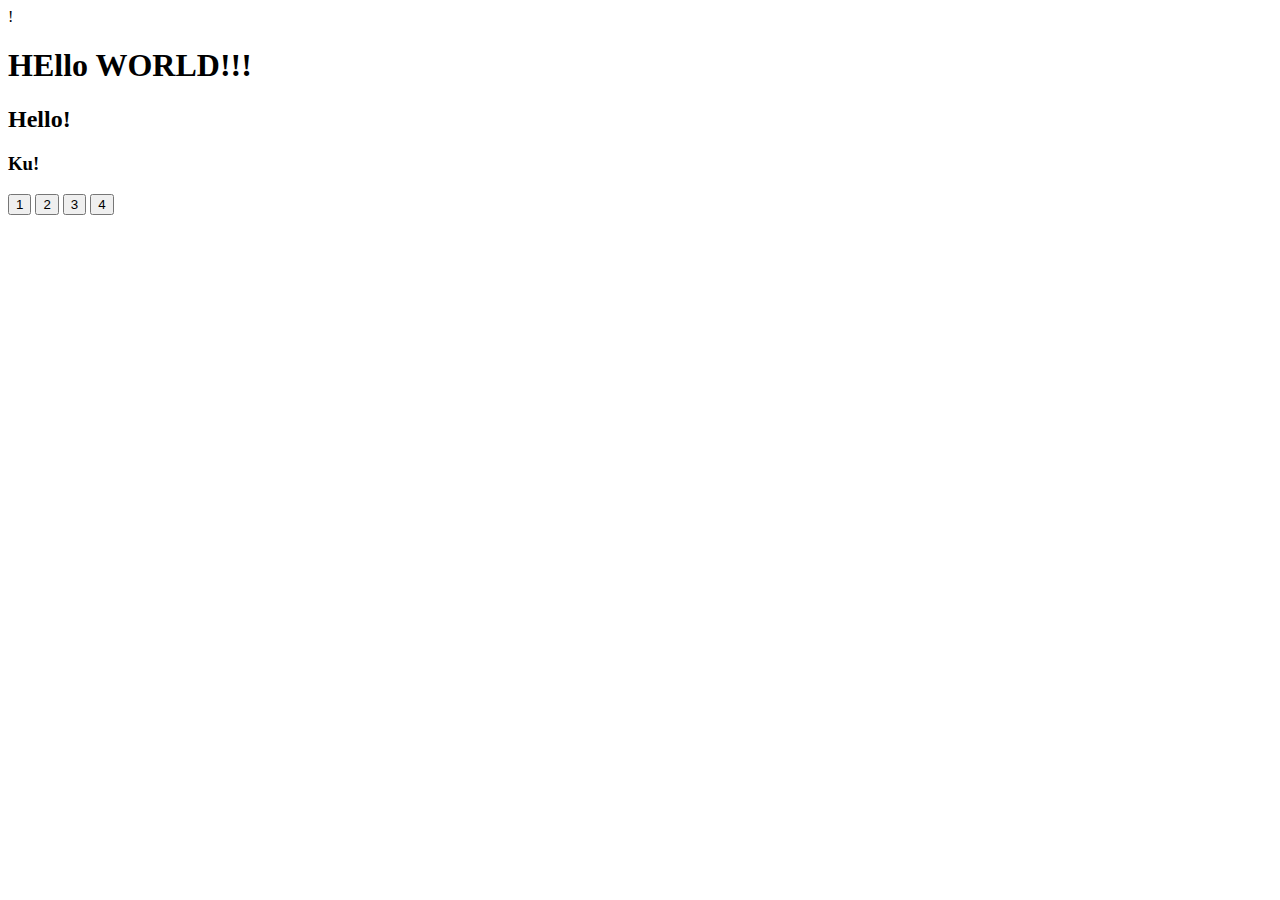
<file: make with document/1/index.html>
!<!DOCTYPE html>
<html lang="en">
<head>
    <meta charset="UTF-8">
    <meta http-equiv="X-UA-Compatible" content="IE=edge">
    <meta name="viewport" content="width=device-width, initial-scale=1.0">
    <title>Document</title>
</head>
<body class="box" id="box">
    <h1>HEllo WORLD!!!</h1>
    <h2>Hello!</h2>
    <h3>Ku!</h3>
    <button class="circle">1</button>
    <button class="circle">2</button>
    <button class="circle">3</button>
    <button class="circle">4</button>

    <script src="/script.js"></script>
</body>
</html>
</file>
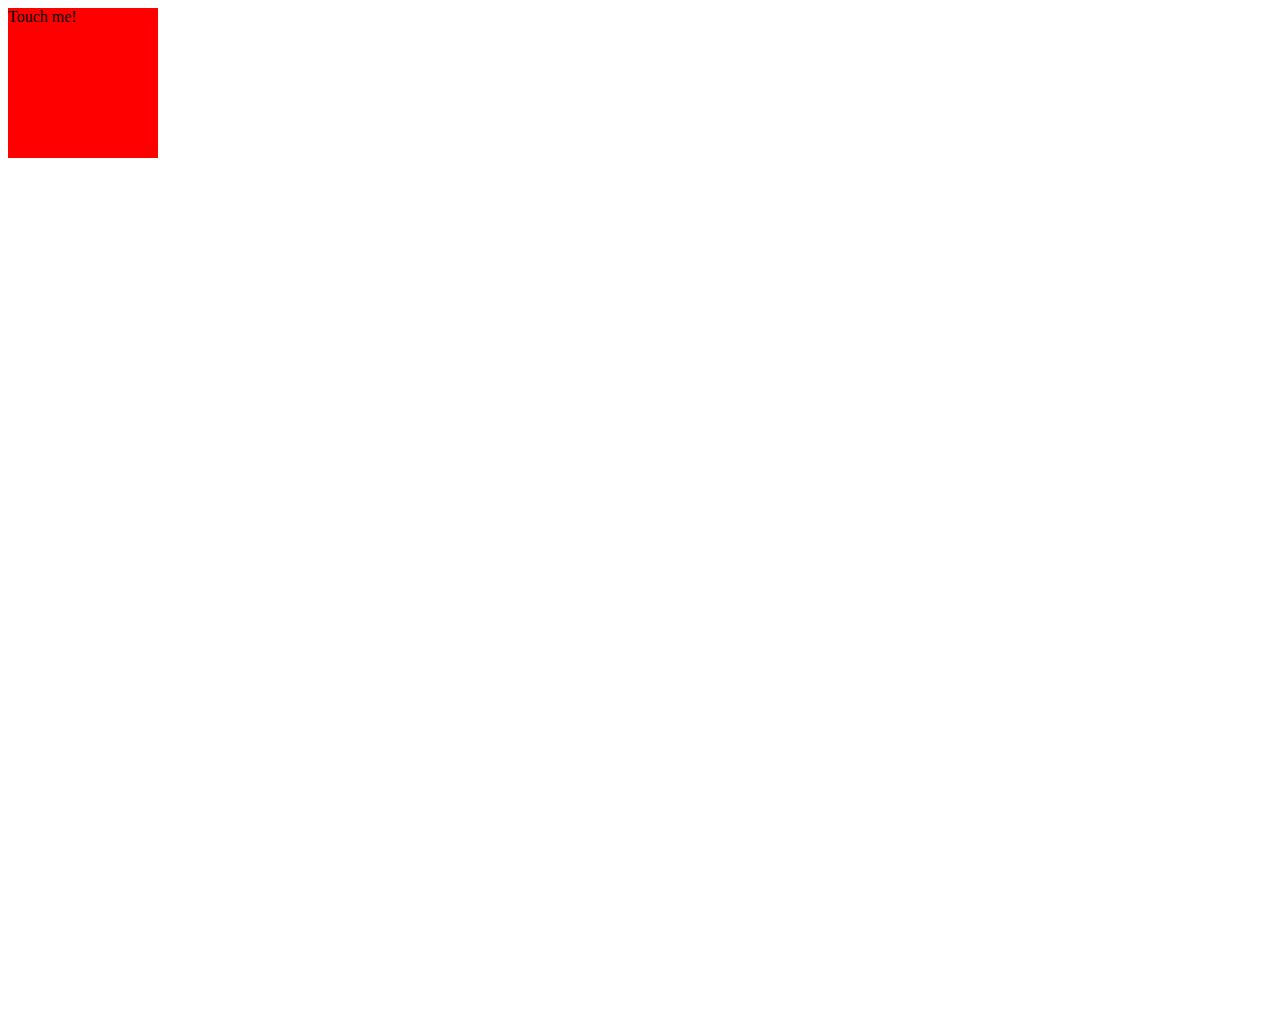
<file: make with document/6/index.html>
<!DOCTYPE html>
<html lang="en">
<head>
    <meta charset="UTF-8">
    <meta http-equiv="X-UA-Compatible" content="IE=edge">
    <meta name="viewport" content="width=device-width, initial-scale=1.0">
    <title>Document</title>
</head>
<body>
  <style>
    body {
        height: 1000px;
    }
    .box{
        width: 150px;
        height: 150px;
        background-color: red;

    }
  </style>
    <div class="box">
        Touch me!
    </div>
    <script href="./script.js"></script>
</body>
</html>
</file>
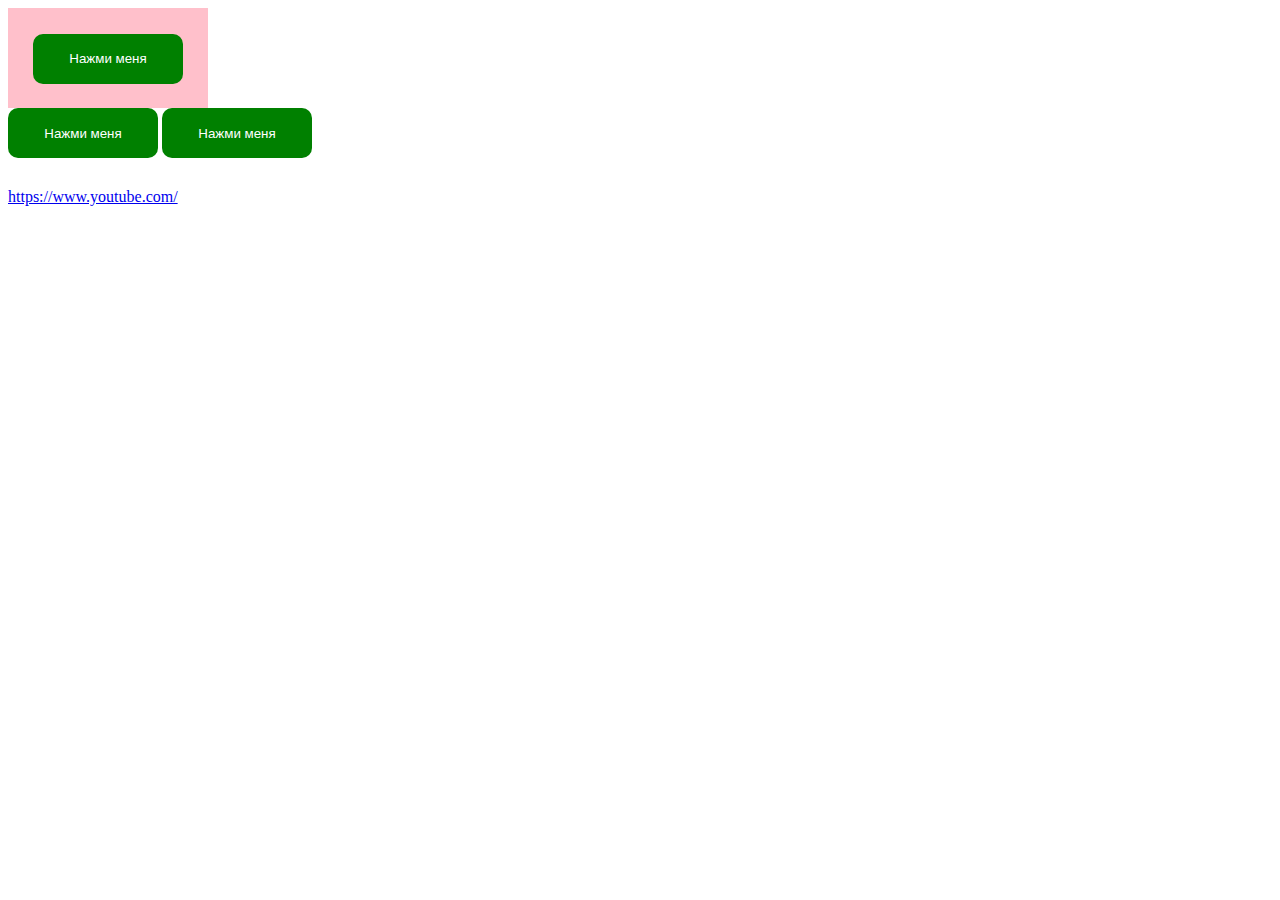
<file: make with document/EVENTS!/Index.html>
<!DOCTYPE html>
<html lang="ru">
  <head>
		<meta charset="utf-8">
		<meta http-equiv="X-UA-Compatible" content="IE=edge">
		<title>JavaScript</title>
		<link rel="stylesheet" href="./style.css">
  </head>
  <body>

        <div class="overlay">
            <button id="btn">Нажми меня</button>
        </div>
		<button >Нажми меня</button>
		<button>Нажми меня</button>

    	<a href="https://www.youtube.com/">https://www.youtube.com/</a>
		<script src="./scrtipt.js"></script>
  </body>
</html>
</file>
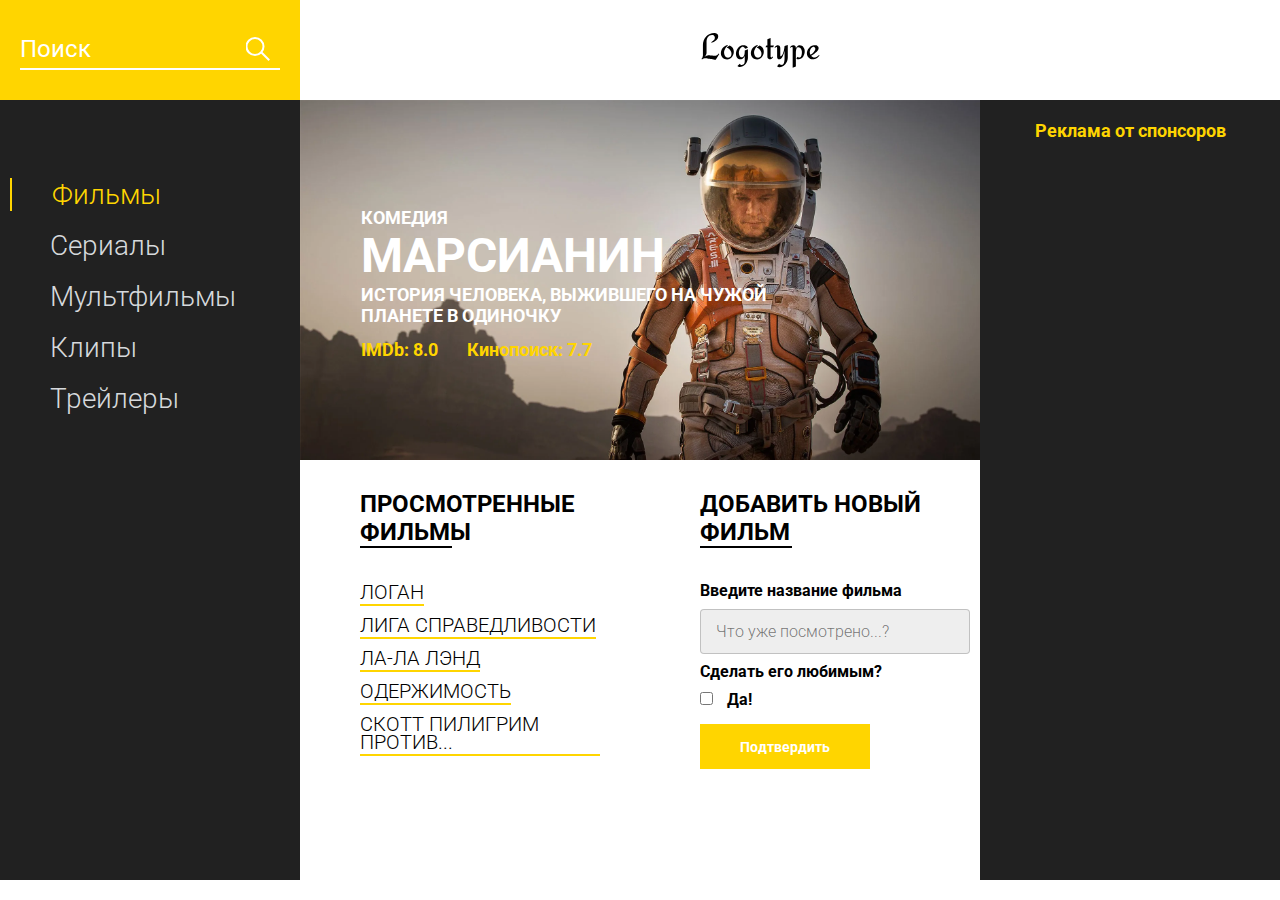
<file: make with document/3/project/index.html>
<!DOCTYPE html>
<html lang="en">
<head>
    <meta charset="UTF-8">
    <meta name="viewport" content="width=device-width, initial-scale=1.0">
    <title>Movie DB</title>
    <link href="https://fonts.googleapis.com/css?family=Roboto:300,400,700&display=swap&subset=cyrillic-ext" rel="stylesheet">
    <link rel="stylesheet" href="css/style.min.css">
</head>
<body>
    <header class="header">
        <div class="header__search">
            <form action="#">
                <input type="text" placeholder="Поиск">
            </form>
        </div>
        <div class="header__logo">
            <img src="icons/Logotype.svg" alt="logo">
        </div>
    </header>
    <main class="promo">
        <div class="promo__menu">
            <nav class="promo__menu-list">
                <ul>
                    <li><a class="promo__menu-item promo__menu-item_active" href="#">Фильмы</a></li>
                    <li><a class="promo__menu-item" href="#">Сериалы</a></li>
                    <li><a class="promo__menu-item" href="#">Мультфильмы</a></li>
                    <li><a class="promo__menu-item" href="#">Клипы</a></li>
                    <li><a class="promo__menu-item" href="#">Трейлеры</a></li>
                </ul>
            </nav>
        </div>
        <div class="promo__content">
            <div class="promo__bg">
                <div class="promo__genre">КОМЕДИЯ</div>
                <div class="promo__title">МАРСИАНИН</div>
                <div class="promo__descr">ИСТОРИЯ ЧЕЛОВЕКА, ВЫЖИВШЕГО НА ЧУЖОЙ ПЛАНЕТЕ В ОДИНОЧКУ</div>
                <div class="promo__ratings">
                    <span>IMDb: 8.0</span>
                    <span>Кинопоиск: 7.7</span>
                </div>
            </div>
            <div class="promo__interactive">
                <div>
                    <div class="promo__interactive-title">ПРОСМОТРЕННЫЕ ФИЛЬМЫ</div>
                    <ul class="promo__interactive-list">
                        <li class="promo__interactive-item">ЛОГАН
                            <div class="delete"></div>
                        </li>
                        <li class="promo__interactive-item">ЛИГА СПРАВЕДЛИВОСТИ
                            <div class="delete"></div>
                        </li>
                        <li class="promo__interactive-item">ЛА-ЛА ЛЭНД
                            <div class="delete"></div>
                        </li>
                        <li class="promo__interactive-item">ОДЕРЖИМОСТЬ
                            <div class="delete"></div>
                        </li>
                        <li class="promo__interactive-item">СКОТТ ПИЛИГРИМ ПРОТИВ...
                            <div class="delete"></div>
                        </li>
                    </ul>
                </div>
                <div>
                    <form class="add">
                        <div class="promo__interactive-title">ДОБАВИТЬ НОВЫЙ ФИЛЬМ</div>
                        <span>Введите название фильма</span>
                        <input class="adding__input" type="text" placeholder="Что уже посмотрено...?">
                        <span>Сделать его любимым?</span>
                        <input type="checkbox">
                        <span class="yes">Да!</span>
                        <button>Подтвердить</button>
                    </form>
                </div>
            </div>
        </div>
        <div class="promo__adv">
            <div class="promo__adv-title">Реклама от спонсоров</div>    
            <img src="img/content_1.jpg" alt="some picture">
            <img src="img/content_2.jpg" alt="some picture">
            <img src="img/content_3.png" alt="some picture">
        </div>
    </main>

    <script src="js/script.js"></script>
</body>
</html>
</file>
<file: make with document/EVENTS!/style.css>
button {
    width: 150px;
    height: 50px;
    background-color: green;
    border: none;
    color: #fff;
    border-radius: 10px;
    outline: none;
    cursor: pointer;
    transition: 0.3s;
  }
  button:hover {
    transform: scale(0.95);
  }
  .overlay {
    background-color: pink;
    width: 200px;
    height: 100px;
    text-align: center;
    line-height: 100px;
  }
  a {
    display: block;
    margin-top: 30px;
  }
</file>
<file: make with document/3/project/css/style.min.css>
*{-webkit-box-sizing:border-box;box-sizing:border-box;margin:0;padding:0;font-family:'Roboto', sans-serif}.header{display:-webkit-box;display:-ms-flexbox;display:flex;height:100px}.header__search{display:-webkit-box;display:-ms-flexbox;display:flex;-webkit-box-pack:center;-ms-flex-pack:center;justify-content:center;-webkit-box-align:center;-ms-flex-align:center;align-items:center;height:100%;width:300px;background:#FFD500}.header__search form{position:relative;width:260px;height:30px}.header__search form input{width:100%;border:none;border-bottom:2px solid #fff;background-color:transparent;color:#fff;font-size:24px;line-height:28px;padding-bottom:5px;outline:none}.header__search form input::-webkit-input-placeholder{color:#fff}.header__search form input:-ms-input-placeholder{color:#fff}.header__search form input::-ms-input-placeholder{color:#fff}.header__search form input::placeholder{color:#fff}.header__search form:after{content:'';display:block;position:absolute;top:2px;right:10px;background:url("../icons/search.svg") center center/cover no-repeat;width:24px;height:24px}.header__logo{display:-webkit-box;display:-ms-flexbox;display:flex;-webkit-box-pack:center;-ms-flex-pack:center;justify-content:center;-webkit-box-align:center;-ms-flex-align:center;align-items:center;height:100%;width:calc(100% - 360px)}.promo{height:780px;display:-webkit-box;display:-ms-flexbox;display:flex}.promo__menu{width:300px;height:100%;background:#212121;padding:60px 0 0 10px}.promo__menu-item{display:block;font-size:28px;line-height:33px;color:#D6D9DC;text-decoration:none;font-weight:300;padding-left:40px;margin-top:18px}.promo__menu-item:hover{color:#FFD500}.promo__menu-item_active{border-left:2px solid  #FFD500;color:#FFD500}.promo__content{width:calc(100% - 600px)}.promo__bg{height:360px;background:url("../img/mars.webp") center center/cover no-repeat;background-position:top;padding:107px 0 0 61px}.promo__genre{font-weight:bold;font-size:18px;line-height:21px;color:#FFFFFF;text-transform:uppercase}.promo__title{font-weight:bold;font-size:48px;line-height:56px;color:#FFFFFF;text-transform:uppercase}.promo__descr{width:481px;font-weight:bold;font-size:18px;line-height:21px;color:#FFFFFF;text-transform:uppercase}.promo__ratings{margin-top:13px}.promo__ratings span{font-weight:bold;font-size:18px;line-height:21px;color:#FFD500;margin-right:25px}.promo__interactive{display:-webkit-box;display:-ms-flexbox;display:flex}.promo__interactive>div{width:50%;padding:30px 0 0 60px}.promo__interactive-title{display:inline-block;font-weight:bold;font-size:24px;line-height:28px;color:#000000}.promo__interactive-title:after{content:'';display:block;width:33%;height:2px;background-color:#000}.promo__interactive-list{list-style-type:none;margin-top:35px;display:-webkit-box;display:-ms-flexbox;display:flex;-webkit-box-orient:vertical;-webkit-box-direction:normal;-ms-flex-direction:column;flex-direction:column;-webkit-box-align:start;-ms-flex-align:start;align-items:flex-start}.promo__interactive-item{display:inline-block;position:relative;font-weight:300;font-size:20px;line-height:18px;color:#000000;margin-bottom:15px;padding-right:40px;text-transform:uppercase}.promo__interactive-item span{display:block;position:absolute;left:-30px;top:50%;-webkit-transform:translateY(-50%);transform:translateY(-50%);width:20px;height:20px;background:url("../icons/Star.svg") center center/cover no-repeat}.promo__interactive-item:before{content:'';position:absolute;bottom:-5px;display:block;width:calc(100% - 40px);height:2px;background-color:#FFD500}.promo__interactive-item:hover .delete{content:'';display:block;position:absolute;right:0px;top:50%;-webkit-transform:translateY(-50%);transform:translateY(-50%);width:20px;height:20px;background:url("../icons/trash.png") center center/cover no-repeat;cursor:pointer}.promo__interactive .add .promo__interactive-title{margin-bottom:25px}.promo__interactive .add span{display:block;margin:10px 0;font-weight:bold;font-size:16px;line-height:16px;color:#000000}.promo__interactive .add .yes{display:inline;margin-left:10px}.promo__interactive .add input[type="text"]{width:270px;height:45px;line-height:50px;font-size:16px;background:rgba(196,196,196,0.29);border:1px solid rgba(0,0,0,0.19);padding:0 15px;outline:none;border-radius:4px}.promo__interactive .add input[type="text"]::-webkit-input-placeholder{font-weight:300;font-size:16px;color:rgba(0,0,0,0.53)}.promo__interactive .add input[type="text"]:-ms-input-placeholder{font-weight:300;font-size:16px;color:rgba(0,0,0,0.53)}.promo__interactive .add input[type="text"]::-ms-input-placeholder{font-weight:300;font-size:16px;color:rgba(0,0,0,0.53)}.promo__interactive .add input[type="text"]::placeholder{font-weight:300;font-size:16px;color:rgba(0,0,0,0.53)}.promo__interactive .add button{display:block;margin-top:15px;width:170px;height:45px;background:#FFD500;font-weight:bold;font-size:14px;line-height:14px;color:#FFFFFF;border:none;outline:none;cursor:pointer}.promo__interactive .add button:active{-webkit-transform:scale(0.95);transform:scale(0.95)}.promo__adv{background:#212121;width:300px;height:100%}.promo__adv-title{font-weight:bold;font-size:18px;line-height:21px;color:#FFD500;margin:20px 0;text-align:center}.promo__adv img{width:100%;margin-bottom:10px}
/*# sourceMappingURL=style.min.css.map */
</file>
